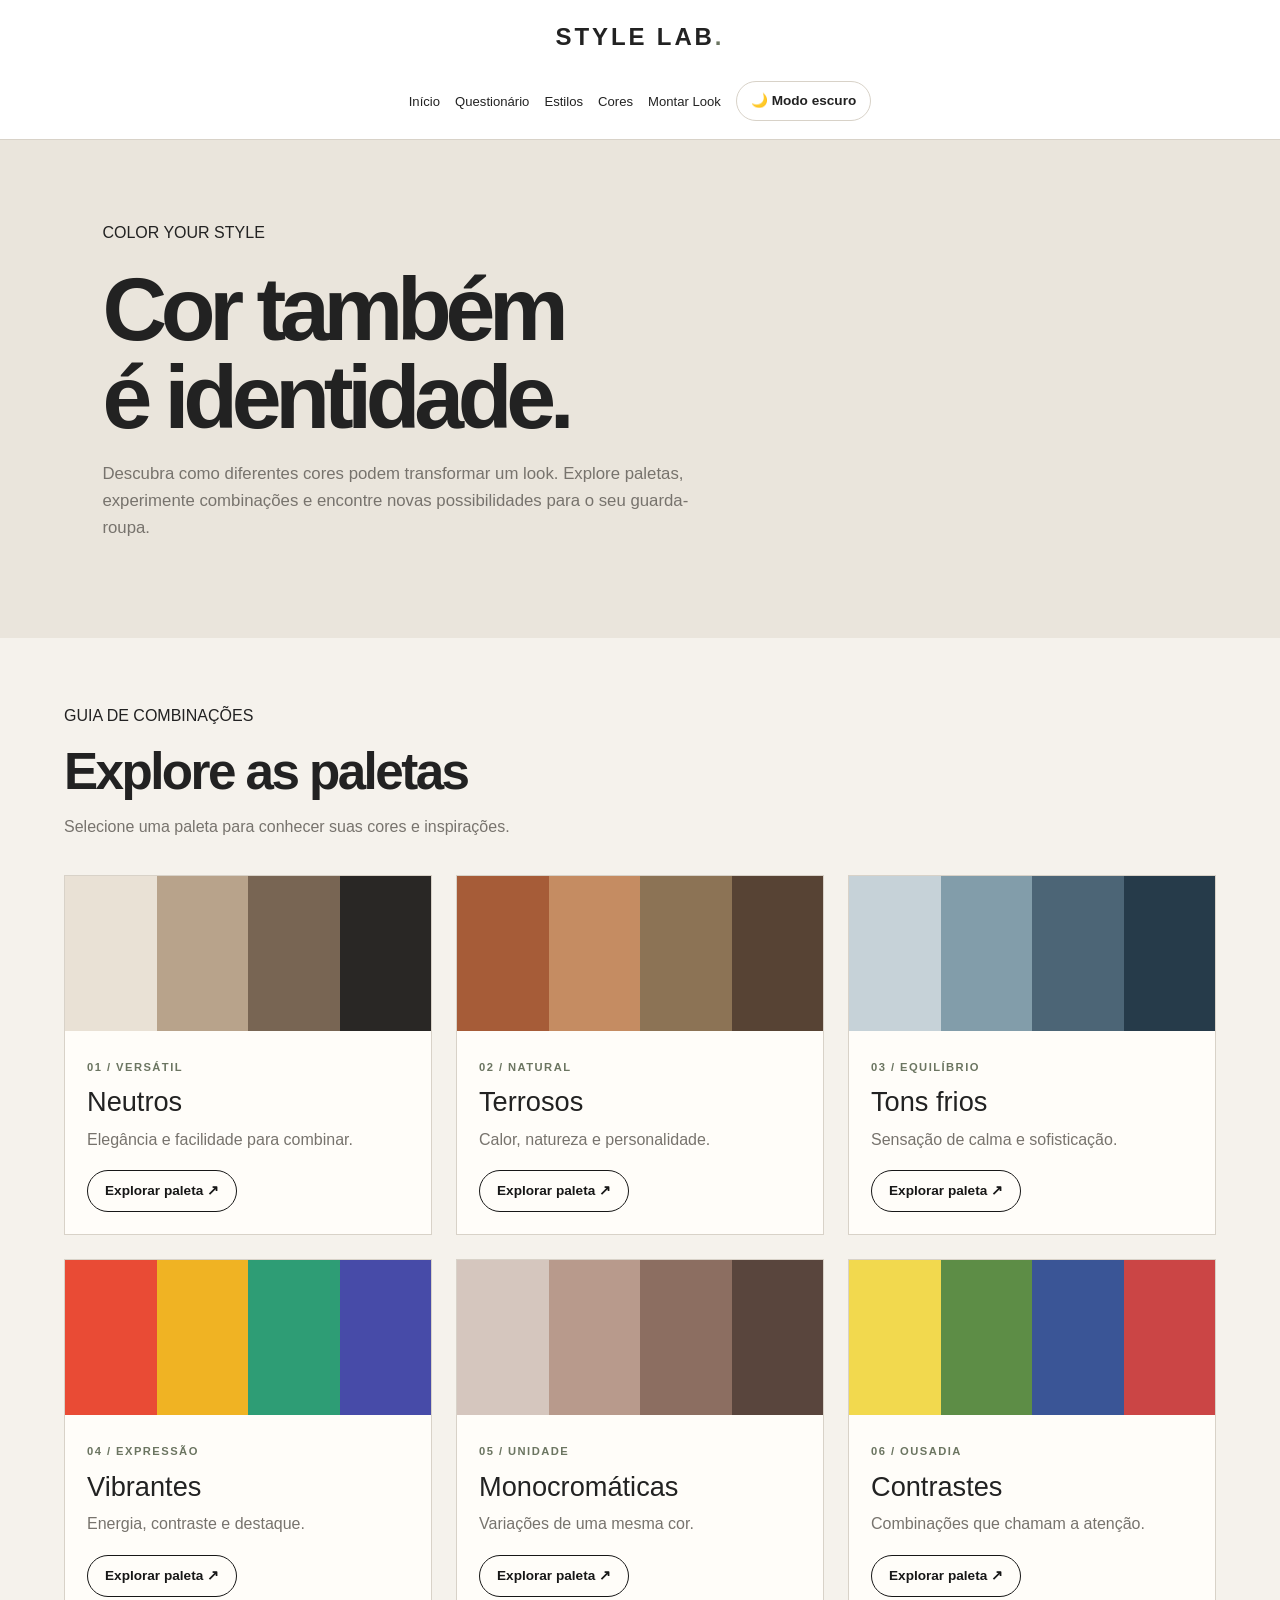
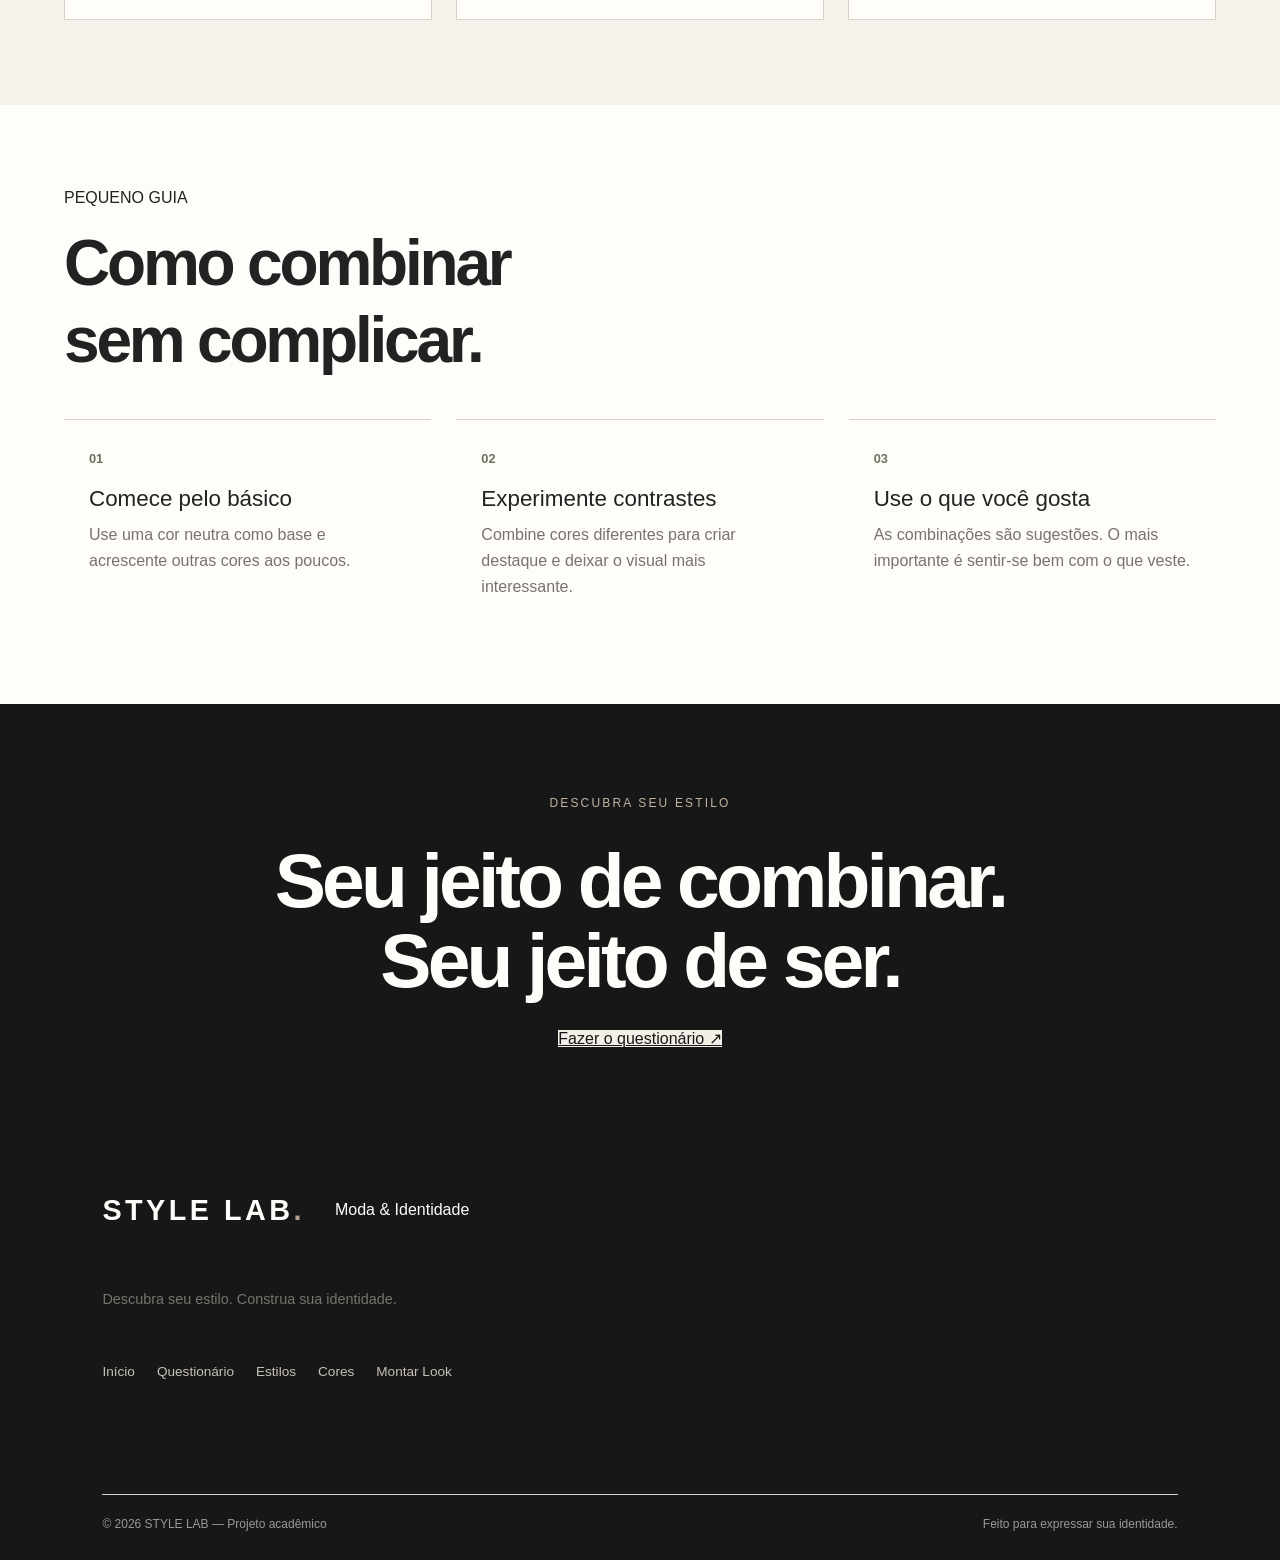
<file: paginas/cores.html>
<!DOCTYPE html>
<html lang="pt-BR">
<head>
    <meta charset="UTF-8">
    <meta name="viewport" content="width=device-width, initial-scale=1.0">
    <title>Guia de Cores | STYLE LAB</title>

    <link href="https://cdn.jsdelivr.net/npm/bootstrap@5.3.3/dist/css/bootstrap.min.css" rel="stylesheet">
    <link rel="stylesheet" href="../css/style.css">
    <link rel="stylesheet" href="../css/cores.css">
</head>
<body>

    <header class="site-header">
        <a href="../index.html" class="logo">STYLE LAB<span>.</span></a>

        <nav class="menu-principal">
            <a href="../index.html">Início</a>
            <a href="questionario.html">Questionário</a>
            <a href="estilos.html">Estilos</a>
            <a href="cores.html">Cores</a>
            <a href="montar-look.html">Montar Look</a>
            <button id="botao-tema" class="botao-tema" type="button">
                ☀️ Modo claro
            </button>
        </nav>
    </header>

    <main class="pagina-cores">

        <section class="cores-banner">
            <span class="texto-label">COLOR YOUR STYLE</span>
            <h1>Cor também<br>é identidade.</h1>
            <p>
                Descubra como diferentes cores podem transformar um look.
                Explore paletas, experimente combinações e encontre
                novas possibilidades para o seu guarda-roupa.
            </p>
        </section>

        <section class="guia-cores container-fluid">

            <div class="guia-cores-titulo">
                <span class="texto-label">GUIA DE COMBINAÇÕES</span>
                <h2>Explore as paletas</h2>
                <p>Selecione uma paleta para conhecer suas cores e inspirações.</p>
            </div>

            <div class="grade-paletas">

                <article class="paleta-card" data-paleta="neutros">
                    <div class="paleta-amostras">
                        <span style="background:#E9E1D5"></span>
                        <span style="background:#B8A38B"></span>
                        <span style="background:#786553"></span>
                        <span style="background:#292725"></span>
                    </div>
                    <div class="paleta-info">
                        <span>01 / VERSÁTIL</span>
                        <h3>Neutros</h3>
                        <p>Elegância e facilidade para combinar.</p>
                        <button class="botao-paleta" data-paleta="neutros">Explorar paleta ↗</button>
                    </div>
                </article>

                <article class="paleta-card" data-paleta="terrosos">
                    <div class="paleta-amostras">
                        <span style="background:#A65C38"></span>
                        <span style="background:#C58C62"></span>
                        <span style="background:#8C7355"></span>
                        <span style="background:#574334"></span>
                    </div>
                    <div class="paleta-info">
                        <span>02 / NATURAL</span>
                        <h3>Terrosos</h3>
                        <p>Calor, natureza e personalidade.</p>
                        <button class="botao-paleta" data-paleta="terrosos">Explorar paleta ↗</button>
                    </div>
                </article>

                <article class="paleta-card" data-paleta="frias">
                    <div class="paleta-amostras">
                        <span style="background:#C6D2D8"></span>
                        <span style="background:#829DAA"></span>
                        <span style="background:#4C6576"></span>
                        <span style="background:#263B4A"></span>
                    </div>
                    <div class="paleta-info">
                        <span>03 / EQUILÍBRIO</span>
                        <h3>Tons frios</h3>
                        <p>Sensação de calma e sofisticação.</p>
                        <button class="botao-paleta" data-paleta="frias">Explorar paleta ↗</button>
                    </div>
                </article>

                <article class="paleta-card" data-paleta="vibrantes">
                    <div class="paleta-amostras">
                        <span style="background:#E94B35"></span>
                        <span style="background:#F0B323"></span>
                        <span style="background:#2E9D75"></span>
                        <span style="background:#474BA8"></span>
                    </div>
                    <div class="paleta-info">
                        <span>04 / EXPRESSÃO</span>
                        <h3>Vibrantes</h3>
                        <p>Energia, contraste e destaque.</p>
                        <button class="botao-paleta" data-paleta="vibrantes">Explorar paleta ↗</button>
                    </div>
                </article>

                <article class="paleta-card" data-paleta="monocromaticas">
                    <div class="paleta-amostras">
                        <span style="background:#D5C6BE"></span>
                        <span style="background:#B89A8C"></span>
                        <span style="background:#8C6E61"></span>
                        <span style="background:#59453D"></span>
                    </div>
                    <div class="paleta-info">
                <span>05 / UNIDADE</span>
                        <h3>Monocromáticas</h3>
                        <p>Variações de uma mesma cor.</p>
                        <button class="botao-paleta" data-paleta="monocromaticas">Explorar paleta ↗</button>
                    </div>
                </article>

                <article class="paleta-card" data-paleta="contraste">
                    <div class="paleta-amostras">
                        <span style="background:#F2D94E"></span>
                        <span style="background:#5D8D46"></span>
                        <span style="background:#3A5596"></span>
                        <span style="background:#CB4545"></span>
                    </div>
                    <div class="paleta-info">
                    <span>06 / OUSADIA</span>
                        <h3>Contrastes</h3>
                        <p>Combinações que chamam a atenção.</p>
                        <button class="botao-paleta" data-paleta="contraste">Explorar paleta ↗</button>
                    </div>
                </article>

            </div>

            <section class="detalhe-paleta" id="detalhePaleta" hidden>
                <div class="detalhe-paleta-cabecalho">
                    <div>
                        <span class="texto-label">PALETA SELECIONADA</span>
                        <h2 id="nomePaleta">Nome da paleta</h2>
                        <p id="descricaoPaleta"></p>
                    </div>
                    <button id="fecharPaleta" class="botao-fechar" aria-label="Fechar paleta">✕</button>
                </div>

                <div id="coresDetalhe" class="cores-detalhe"></div>

                <div class="combinacao-sugestao">
                    <h3>Como combinar</h3>
                    <p id="sugestaoPaleta"></p>
                </div>
            </section>

        </section>

        <section class="dicas-cores">
            <div class="dicas-cores-cabecalho">
                <span class="texto-label">PEQUENO GUIA</span>
                <h2>Como combinar<br>sem complicar.</h2>
            </div>

            <div class="grade-dicas">
                <article class="dica-cor">
                    <span>01</span>
                    <h3>Comece pelo básico</h3>
                    <p>Use uma cor neutra como base e acrescente outras cores aos poucos.</p>
                </article>

                <article class="dica-cor">
                    <span>02</span>
                    <h3>Experimente contrastes</h3>
                    <p>Combine cores diferentes para criar destaque e deixar o visual mais interessante.</p>
                </article>

                <article class="dica-cor">
                    <span>03</span>
                    <h3>Use o que você gosta</h3>
                    <p>As combinações são sugestões. O mais importante é sentir-se bem com o que veste.</p>
                </article>
            </div>
        </section>

        <section class="cores-cta">
            <span>DESCUBRA SEU ESTILO</span>
            <h2>Seu jeito de combinar.<br>Seu jeito de ser.</h2>
            <a href="questionario.html" class="botao-hero">Fazer o questionário ↗</a>
        </section>

    </main>

    
    <footer class="site-footer">

        <div class="footer-topo">
            <a href="../index.html" class="logo">
                STYLE LAB<span>.</span>
            </a>

            <span>Moda &amp; Identidade</span>
        </div>

        <p class="footer-descricao">
            Descubra seu estilo. Construa sua identidade.
        </p>

        <nav class="footer-navegacao">
            <a href="../index.html">Início</a>
            <a href="questionario.html">Questionário</a>
            <a href="estilos.html">Estilos</a>
            <a href="cores.html">Cores</a>
            <a href="montar-look.html">Montar Look</a>
        </nav>

        <hr class="footer-linha">

        <div class="footer-direitos">
            <span>© 2026 STYLE LAB — Projeto acadêmico</span>
            <span>Feito para expressar sua identidade.</span>
        </div>

    </footer>


    <script src="../js/cores.js"></script>
    <script src="https://cdn.jsdelivr.net/npm/bootstrap@5.3.3/dist/js/bootstrap.bundle.min.js"></script>
    <script src="../js/tema.js"></script>
</body>
</html>
</file>
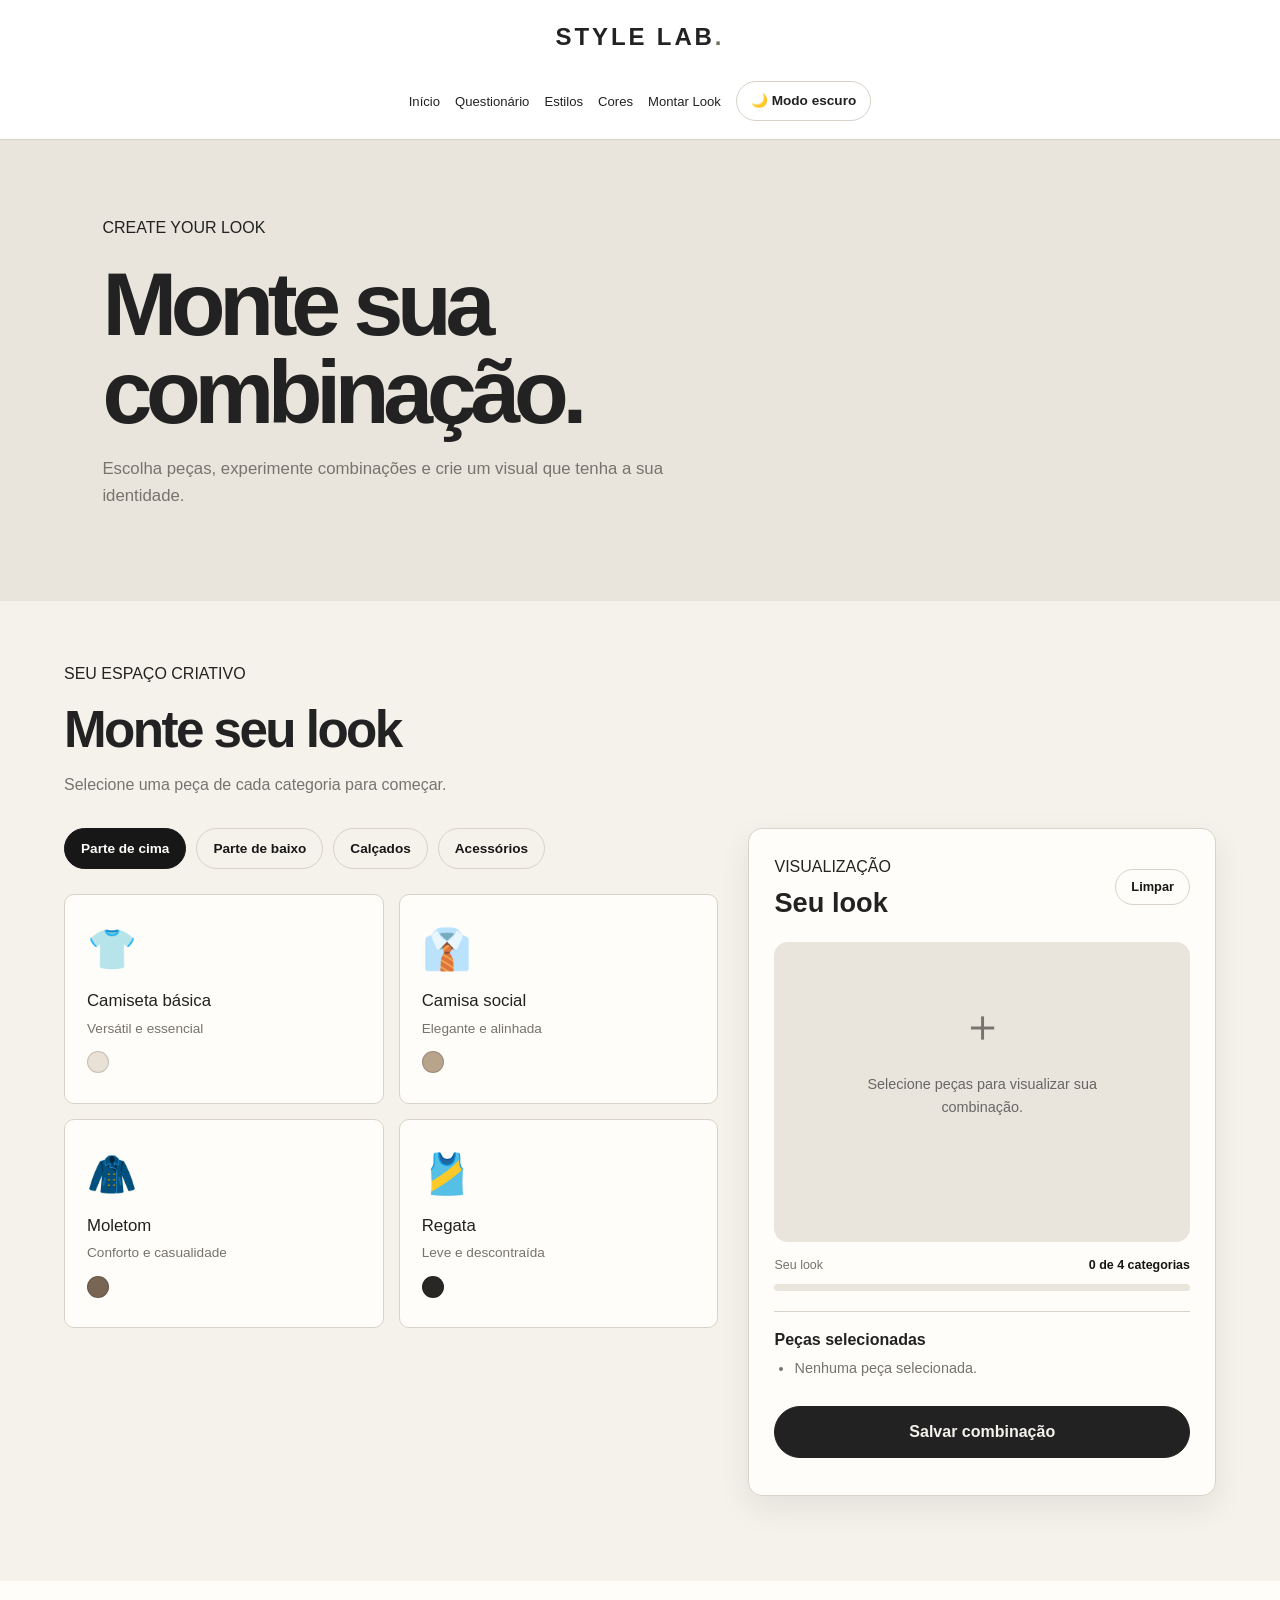
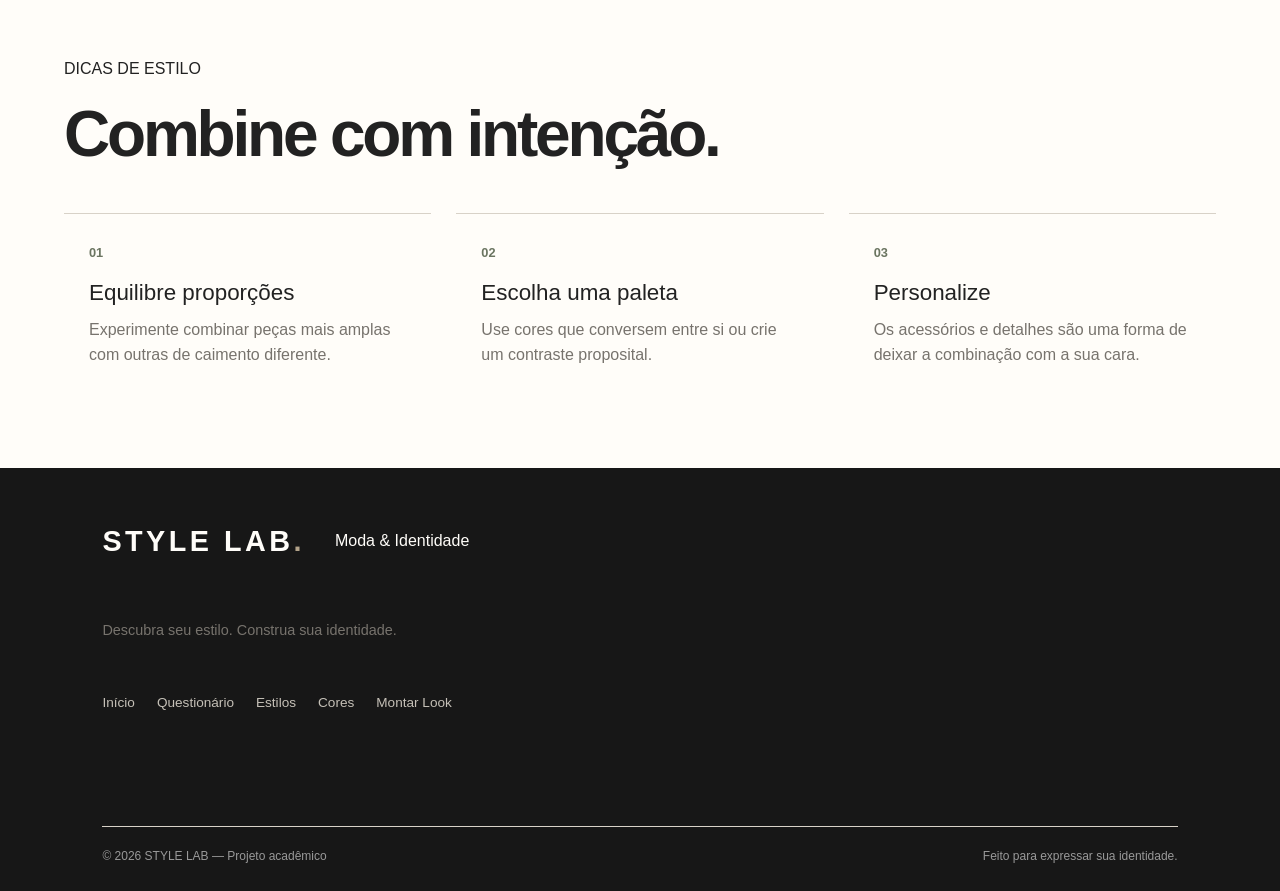
<file: paginas/montar-look.html>
<!DOCTYPE html>
<html lang="pt-BR">
<head>
    <meta charset="UTF-8">
    <meta name="viewport" content="width=device-width, initial-scale=1.0">
    <title>Montar Look | STYLE LAB</title>

    <link href="https://cdn.jsdelivr.net/npm/bootstrap@5.3.3/dist/css/bootstrap.min.css" rel="stylesheet">
    <link rel="stylesheet" href="../css/style.css">
    <link rel="stylesheet" href="../css/montar-look.css">
</head>
<body>

    <header class="site-header">
        <a href="../index.html" class="logo">STYLE LAB<span>.</span></a>

        <nav class="menu-principal">
            <a href="../index.html">Início</a>
            <a href="questionario.html">Questionário</a>
            <a href="estilos.html">Estilos</a>
            <a href="cores.html">Cores</a>
            <a href="montar-look.html" class="ativo">Montar Look</a>
            <button id="botao-tema" class="botao-tema" type="button">
                ☀️ Modo claro
            </button>
        </nav>
    </header>

    <main class="pagina-montar-look">

        <section class="montar-look-banner">
            <span class="texto-label">CREATE YOUR LOOK</span>
            <h1>Monte sua<br>combinação.</h1>
            <p>Escolha peças, experimente combinações e crie um visual que tenha a sua identidade.</p>
        </section>

        <section class="montador container-fluid">

            <div class="montador-titulo">
                <span class="texto-label">SEU ESPAÇO CRIATIVO</span>
                <h2>Monte seu look</h2>
                <p>Selecione uma peça de cada categoria para começar.</p>
            </div>

            <div class="montador-layout">

                <section class="selecao-roupas">
                    <div class="categorias-roupas" role="group" aria-label="Categorias de roupa">
                        <button class="categoria-roupa ativo" data-categoria="camisas">Parte de cima</button>
                        <button class="categoria-roupa" data-categoria="calcas">Parte de baixo</button>
                        <button class="categoria-roupa" data-categoria="calcados">Calçados</button>
                        <button class="categoria-roupa" data-categoria="acessorios">Acessórios</button>
                    </div>

                    <div id="pecasDisponiveis" class="pecas-disponiveis"></div>
                </section>

                <aside class="preview-look">
                    <div class="preview-cabecalho">
                        <div>
                            <span class="texto-label">VISUALIZAÇÃO</span>
                            <h3>Seu look</h3>
                        </div>
                        <button id="limparLook" class="botao-limpar">Limpar</button>
                    </div>

                    <div class="preview-conteudo" id="previewConteudo">
                        <div class="preview-vazio">
                            <span>＋</span>
                            <p>Selecione peças para visualizar sua combinação.</p>
                        </div>
                    </div>

                    <div class="preview-resumo">
                        <h4>Peças selecionadas</h4>
                        <ul id="listaSelecionadas">
                            <li>Nenhuma peça selecionada.</li>
                        </ul>
                    </div>

                    <button id="salvarLook" class="botao-salvar-look">Salvar combinação</button>
                    <p id="mensagemLook" class="mensagem-look" aria-live="polite"></p>
                </aside>

            </div>
        </section>

        <section class="montar-look-dicas">
            <span class="texto-label">DICAS DE ESTILO</span>
            <h2>Combine com intenção.</h2>

            <div class="dicas-look-grid">
                <article>
                    <span>01</span>
                    <h3>Equilibre proporções</h3>
                    <p>Experimente combinar peças mais amplas com outras de caimento diferente.</p>
                </article>

                <article>
                    <span>02</span>
                    <h3>Escolha uma paleta</h3>
                    <p>Use cores que conversem entre si ou crie um contraste proposital.</p>
                </article>

                <article>
                    <span>03</span>
                    <h3>Personalize</h3>
                    <p>Os acessórios e detalhes são uma forma de deixar a combinação com a sua cara.</p>
                </article>
            </div>
        </section>

    </main>

    
    <footer class="site-footer">

        <div class="footer-topo">
            <a href="../index.html" class="logo">
                STYLE LAB<span>.</span>
            </a>

            <span>Moda &amp; Identidade</span>
        </div>

        <p class="footer-descricao">
            Descubra seu estilo. Construa sua identidade.
        </p>

        <nav class="footer-navegacao">
            <a href="../index.html">Início</a>
            <a href="questionario.html">Questionário</a>
            <a href="estilos.html">Estilos</a>
            <a href="cores.html">Cores</a>
            <a href="montar-look.html">Montar Look</a>
        </nav>

        <hr class="footer-linha">

        <div class="footer-direitos">
            <span>© 2026 STYLE LAB — Projeto acadêmico</span>
            <span>Feito para expressar sua identidade.</span>
        </div>

    </footer>


    <script src="../js/montar-look.js"></script>
    <script src="https://cdn.jsdelivr.net/npm/bootstrap@5.3.3/dist/js/bootstrap.bundle.min.js"></script>
    <script src="../js/tema.js"></script>
</body>
</html>
</file>
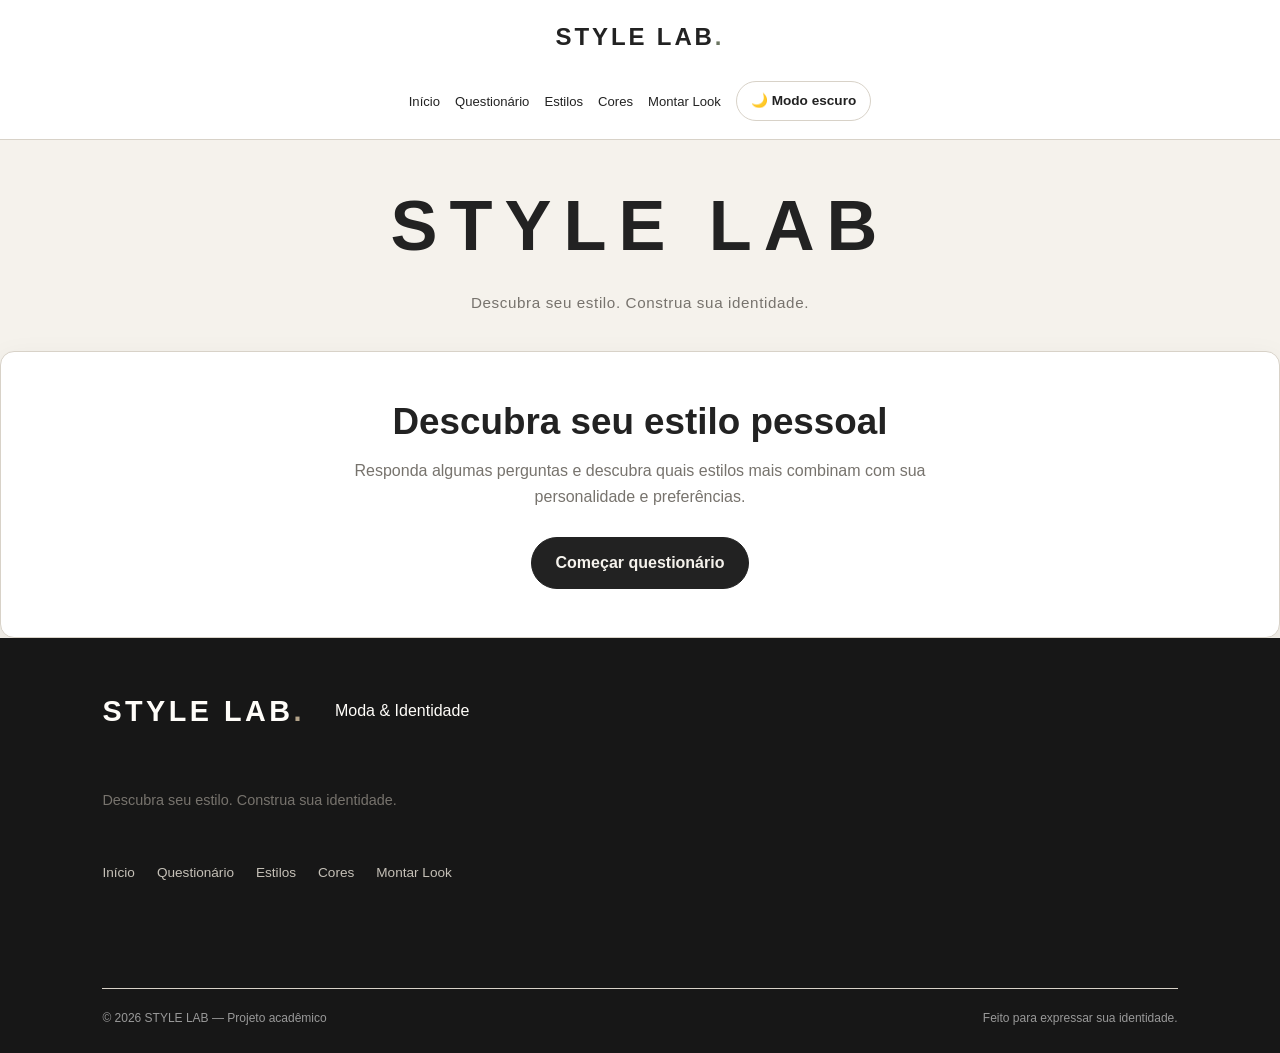
<file: paginas/questionario.html>
<!DOCTYPE html>
<html lang="pt-BR">
<head>
    <meta charset="UTF-8">
    <meta name="viewport" content="width=device-width, initial-scale=1.0">
    <title>Descubra seu estilo | STYLE LAB</title>

    <link rel="stylesheet" href="../css/style.css">
    <link rel="stylesheet" href="../css/questionario.css">
</head>
<body>

    <header class="site-header">
        <a href="../index.html" class="logo">STYLE LAB<span>.</span></a>

        <nav class="menu-principal">
            <a href="../index.html">Início</a>
            <a href="questionario.html" class="ativo">Questionário</a>
            <a href="estilos.html">Estilos</a>
            <a href="cores.html">Cores</a>
            <a href="montar-look.html">Montar Look</a>
            <button id="botao-tema" class="botao-tema" type="button">
                ☀️ Modo claro
            </button>
        </nav>
    </header>

    <main class="questionario">

        <header class="cabecalho">
            <h1>STYLE LAB</h1>
            <p>Descubra seu estilo. Construa sua identidade.</p>
        </header>

        <section class="introducao" id="introducao">
            <h2>Descubra seu estilo pessoal</h2>
            <p>Responda algumas perguntas e descubra quais estilos mais combinam com sua personalidade e preferências.</p>
            <button id="iniciarQuestionario">Começar questionário</button>
        </section>

        <section class="area-perguntas" id="areaPerguntas" hidden>
            <div class="progresso">
                <span id="etapaAtual">Etapa 1 de 7</span>
                <progress id="barraProgresso" value="1" max="7"></progress>
            </div>

            <div id="conteudoPergunta"></div>

            <div class="botoes-navegacao">
                <button id="voltarPergunta" disabled>Voltar</button>
                <button id="proximaPergunta">Próxima</button>
            </div>
        </section>

    </main>


    <footer class="site-footer">

        <div class="footer-topo">
            <a href="../index.html" class="logo">
                STYLE LAB<span>.</span>
            </a>

            <span>Moda &amp; Identidade</span>
        </div>

        <p class="footer-descricao">
            Descubra seu estilo. Construa sua identidade.
        </p>

        <nav class="footer-navegacao">
            <a href="../index.html">Início</a>
            <a href="questionario.html">Questionário</a>
            <a href="estilos.html">Estilos</a>
            <a href="cores.html">Cores</a>
            <a href="montar-look.html">Montar Look</a>
        </nav>

        <hr class="footer-linha">

        <div class="footer-direitos">
            <span>© 2026 STYLE LAB — Projeto acadêmico</span>
            <span>Feito para expressar sua identidade.</span>
        </div>

    </footer>


    <script src="../js/script.js"></script>
    <script src="../js/tema.js"></script>
</body>
</html>
</file>
<file: css/style.css>
/* CSS pricnipal m*/

   :root {
    --preto: #171717;
    --off-white: #f3efe7;
    --branco: #fffdf9;
    --taupe: #9a8066;
    --oliva: #6b7561;
    --cinza: #77736d;
    --borda: #d8d0c5;
    --sombra: 0 12px 32px rgba(23, 23, 23, 0.08);
    --raio: 14px;
}

* {
    box-sizing: border-box;
}

html {
    scroll-behavior: smooth;
}




body {
    margin: 0;
    min-height: 100vh;
    background: var(--fundo);
    color: var(--texto);
    font-family: Arial, Helvetica, sans-serif;
    line-height: 1.6;
    transition: background-color 0.3s, color 0.3s;
}

img {
    display: block;
    max-width: 100%;
}

a {
    color: inherit;
}

button,
input {
    font: inherit;
}

[hidden] {
    display: none !important;
}

.card-estilo,
.card,
.card-explicativo {
    background-color: var(--fundo-card);
    color: var(--texto);
}

p {
    color: var(--texto-secundario);
}

/* Menu */

.site-header {
    width: 100%;
    padding: 22px 5%;
    display: flex;
    justify-content: space-between;
    align-items: center;
    gap: 25px;
    border-bottom: 1px solid var(--borda);
    background: var(--fundo-card);
    transition: background-color 0.3s, color 0.3s;
}

.logo {
    color: var(--texto);
    font-size: 1.5rem;
    font-weight: 900;
    letter-spacing: .12em;
    text-decoration: none;
    white-space: nowrap;
}

.logo span {
    color: var(--oliva);
}

.menu-principal {
    display: flex;
    align-items: center;
    gap: 28px;
}

.menu-principal a {
    text-decoration: none;
    color: var(--texto);
    font-size: .9rem;
    transition: color .2s;
}

.menu-principal a:hover {
    color: var(--oliva);
}

.menu-principal .menu-destaque {
    border: 1px solid var(--texto);
    padding: 9px 18px;
    border-radius: 30px;
}


/* Chamda final */

.chamada-final {
    text-align: center;
    padding: 85px 20px;
    background: var(--preto);
    color: var(--branco);
}

.chamada-final > span {
    font-size: .75rem;
    letter-spacing: .18em;
    color: #c1b39f;
}

.chamada-final h2 {
    font-size: clamp(2.5rem, 6vw, 5.5rem);
    line-height: 1.05;
    letter-spacing: -.05em;
    margin: 25px 0;
}

.chamada-final .botao-hero {
    background: var(--off-white);
    color: var(--preto);
}

.chamada-final .botao-hero:hover {
    background: var(--oliva);
    color: white;
}

.site-footer {
    padding: 35px 5%;
    display: flex;
    justify-content: space-between;
    align-items: center;
    flex-wrap: wrap;
    gap: 20px;
}

.site-footer p {
    color: var(--cinza);
    font-size: .9rem;
}

.footer-direitos {
    width: 100%;
    padding-top: 20px;
    border-top: 1px solid var(--borda);
    color: var(--cinza);
    font-size: .8rem;
}


button {
    cursor: pointer;
    border: 1px solid var(--texto);
    background: var(--texto);
    color: var(--fundo);
    border-radius: 999px;
    padding: 12px 24px;
    font-weight: 700;
    transition: background-color .2s ease, color .2s ease, transform .2s ease;
}

button:hover:not(:disabled) {
    background: var(--oliva);
    border-color: var(--oliva);
    transform: translateY(-1px);
}

button:focus-visible,
input:focus-visible {
    outline: 3px solid var(--taupe);
    outline-offset: 3px;
}

button:disabled {
    opacity: .42;
    cursor: not-allowed;
    transform: none;
}


/* Responsividade */

@media (max-width: 900px) {
    .hero {
        gap: 30px;
    }

    .hero-imagem {
        height: 440px;
    }

    .card-estilo img {
        height: 300px;
    }

    .sobre-section {
        gap: 35px;
    }

    .sobre-imagem {
        height: 400px;
    }
}

.site-header {
    flex-direction: column;
    padding: 18px 4%;
}

.menu-principal {
    flex-wrap: wrap;
    justify-content: center;
    gap: 15px;
}

.menu-principal a {
    font-size: .82rem;
}

.site-footer {
    flex-direction: column;
    align-items: flex-start;
}

/* modo escuro/claro */

:root {
    color-scheme: light;

    --fundo: #f5f2ec;
    --fundo-card: #ffffff;
    --texto: #222222;
    --texto-secundario: #666666;
    --borda: #d8d2c8;
}

/* t escuro */
[data-tema="escuro"] {
    color-scheme: dark;

    --fundo: #181818;
    --fundo-card: #242424;
    --texto: #f1f1f1;
    --texto-secundario: #bdbdbd;
    --borda: #3d3d3d;
}

/* personalização botão modo escuro/claro */

.botao-tema {
    padding: 8px 14px;
    border: 1px solid var(--borda);
    border-radius: 20px;
    background-color: var(--fundo-card);
    color: var(--texto);
    cursor: pointer;
    font-size: 0.85rem;
    transition: 0.3s;
}

.botao-tema:hover {
    opacity: 0.8;
}



/*rodapé */

.site-footer {
    width: 100%;
    padding: 50px 8% 25px;
    background-color: var(--preto, #1d1d1d);
    color: var(--branco, #f5f2ec);
}

.footer-topo {
    display: flex;
    justify-content: space-between;
    align-items: center;
    gap: 30px;
    flex-wrap: wrap;
    margin-bottom: 20px;
}

.site-footer .logo {
    text-decoration: none;
    color: var(--branco, #f5f2ec);
    font-size: 1.8rem;
    font-weight: bold;
}

.site-footer .logo span {
    color: #b3a38a;
}

.footer-descricao {
    color: #c5c0b7;
    font-size: 0.9rem;
    margin: 15px 0 30px;
}

.footer-navegacao {
    display: flex;
    flex-wrap: wrap;
    gap: 22px;
    margin-bottom: 35px;
}

.footer-navegacao a {
    color: #c5c0b7;
    text-decoration: none;
    font-size: 0.85rem;
    transition: color 0.3s;
}

.footer-navegacao a:hover {
    color: #ffffff;
}

.footer-linha {
    border: none;
    border-top: 1px solid #444444;
    margin-bottom: 20px;
}

.footer-direitos {
    display: flex;
    justify-content: space-between;
    align-items: center;
    gap: 15px;
    flex-wrap: wrap;
}

.footer-direitos span {
    color: #999999;
    font-size: 0.75rem;
}

/* RESPONSIVIDADE DO RODAPÉ */

@media (max-width: 600px) {
    .site-footer {
        padding: 35px 6% 20px;
    }

    .footer-topo {
        flex-direction: column;
        align-items: flex-start;
        gap: 10px;
    }

    .footer-navegacao {
        gap: 15px;
    }

    .footer-direitos {
        flex-direction: column;
        align-items: flex-start;
    }
}


/* Ajustes do modo escuro - Página inicial */

[data-tema="escuro"] .secao-estilos {
    background: var(--fundo-card);
    color: var(--texto);
}

[data-tema="escuro"] .card-estilo {
    background: var(--fundo);
    color: var(--texto);
    border-color: var(--borda);
}

[data-tema="escuro"] .carrossel-seta {
    color: var(--texto);
}

[data-tema="escuro"] .indicador {
    background: #555;
}

[data-tema="escuro"] .indicador.ativo {
    background: var(--texto);
}

[data-tema="escuro"] .estilos-cta,
[data-tema="escuro"] .sobre-section {
    color: var(--texto);
}

[data-tema="escuro"] .link-sobre {
    color: var(--texto);
}

[data-tema="escuro"] .texto-label {
    color: #a8b89a;
}

[data-tema="escuro"] .estilos-cta p,
[data-tema="escuro"] .sobre-texto p {
    color: var(--texto-secundario);
}
</file>
<file: css/cores.css>
/* guia de cores */

   .cores-banner {
    padding: 80px 8%;
    background: #eae5dc;
}

.cores-banner h1 {
    font-size: clamp(3.5rem, 7vw, 6.5rem);
    font-weight: 900;
    letter-spacing: -.07em;
    line-height: .98;
    margin: 20px 0;
}

.cores-banner p {
    max-width: 620px;
    color: var(--cinza);
    font-size: 1.05rem;
}

.guia-cores {
    padding: 65px 5% 85px;
}

.guia-cores-titulo {
    margin-bottom: 35px;
}

.guia-cores-titulo h2 {
    font-size: clamp(2.2rem, 4vw, 3.5rem);
    font-weight: 800;
    margin: 12px 0;
    letter-spacing: -.05em;
}

.guia-cores-titulo p {
    color: var(--cinza);
}

.grade-paletas {
    display: grid;
    grid-template-columns: repeat(3, minmax(0, 1fr));
    gap: 24px;
}

.paleta-card {
    border: 1px solid var(--borda);
    background: var(--branco);
    transition: transform .2s, box-shadow .2s;
}

.paleta-card:hover {
    transform: translateY(-4px);
    box-shadow: var(--sombra);
}

.paleta-amostras {
    display: flex;
    height: 155px;
}

.paleta-amostras span {
    flex: 1;
    transition: flex .3s;
}

.paleta-card:hover .paleta-amostras span:hover {
    flex: 1.5;
}

.paleta-info {
    padding: 22px;
}

.paleta-info > span {
    font-size: .7rem;
    font-weight: 700;
    color: var(--oliva);
    letter-spacing: .13em;
}

.paleta-info h3 {
    font-size: 1.7rem;
    margin: 8px 0;
}

.paleta-info p {
    color: var(--cinza);
    margin-bottom: 18px;
}

.botao-paleta {
    border: 1px solid var(--preto);
    color: var(--preto);
    background: transparent;
    border-radius: 30px;
    padding: 9px 17px;
    font-size: .85rem;
}

.botao-paleta:hover {
    color: var(--branco);
}

/* detalhes da paleta */

.detalhe-paleta {
    margin-top: 50px;
    padding: 35px;
    background: #eae5dc;
    border-radius: var(--raio);
}

.detalhe-paleta-cabecalho {
    display: flex;
    justify-content: space-between;
    align-items: flex-start;
    gap: 20px;
}

.detalhe-paleta-cabecalho h2 {
    font-size: 2.5rem;
    font-weight: 800;
    margin: 12px 0;
}

.detalhe-paleta-cabecalho p {
    max-width: 650px;
    color: var(--cinza);
}

.botao-fechar {
    background: transparent;
    color: var(--preto);
    border: 1px solid var(--borda);
    width: 42px;
    height: 42px;
    padding: 0;
    border-radius: 50%;
}

.botao-fechar:hover {
    color: white;
}

.cores-detalhe {
    display: grid;
    grid-template-columns: repeat(4, minmax(0, 1fr));
    gap: 15px;
    margin-top: 25px;
}

.cor-individual {
    overflow: hidden;
    background: var(--branco);
    border-radius: 10px;
}

.cor-amostra {
    height: 160px;
}

.cor-nome {
    padding: 14px;
}

.cor-nome h4 {
    font-size: 1rem;
    margin: 0 0 5px;
}

.cor-nome p {
    margin: 0;
    color: var(--cinza);
    font-size: .8rem;
}

.combinacao-sugestao {
    margin-top: 25px;
    padding-top: 20px;
    border-top: 1px solid var(--borda);
}

.combinacao-sugestao h3 {
    font-size: 1.2rem;
}

.combinacao-sugestao p {
    margin-bottom: 0;
    color: var(--cinza);
}

/* dicas */

.dicas-cores {
    padding: 80px 5%;
    background: var(--branco);
}

.dicas-cores-cabecalho h2 {
    font-size: clamp(2.5rem, 5vw, 4.5rem);
    font-weight: 900;
    letter-spacing: -.05em;
    margin: 15px 0 40px;
}

.grade-dicas {
    display: grid;
    grid-template-columns: repeat(3, minmax(0, 1fr));
    gap: 25px;
}

.dica-cor {
    padding: 25px;
    border-top: 1px solid var(--borda);
}

.dica-cor > span {
    color: var(--oliva);
    font-size: .8rem;
    font-weight: 700;
}

.dica-cor h3 {
    margin: 15px 0 10px;
    font-size: 1.4rem;
}

.dica-cor p {
    color: var(--cinza);
    margin: 0;
}

.cores-cta {
    text-align: center;
    padding: 85px 20px;
    background: var(--preto);
    color: var(--branco);
}

.cores-cta > span {
    font-size: .75rem;
    letter-spacing: .18em;
    color: #c1b39f;
}

.cores-cta h2 {
    font-size: clamp(2.5rem, 6vw, 5rem);
    font-weight: 900;
    line-height: 1.05;
    letter-spacing: -.05em;
    margin: 25px 0;
}

.cores-cta .botao-hero {
    background: var(--off-white);
    color: var(--preto);
}

.cores-cta .botao-hero:hover {
    background: var(--oliva);
    color: white;
}

/* Responsividade */

@media (max-width: 900px) {
    .grade-paletas {
        grid-template-columns: repeat(2, minmax(0, 1fr));
    }

    .cores-detalhe {
        grid-template-columns: repeat(2, minmax(0, 1fr));
    }

    .grade-dicas {
        grid-template-columns: 1fr;
        gap: 12px;
    }
}

@media (max-width: 600px) {
    .cores-banner {
        padding: 55px 6%;
    }

    .guia-cores {
        padding: 45px 4% 60px;
    }

    .grade-paletas {
        grid-template-columns: 1fr;
    }

    .paleta-amostras {
        height: 125px;
    }

    .detalhe-paleta {
        padding: 20px;
    }

    .detalhe-paleta-cabecalho h2 {
        font-size: 2rem;
    }

    .cores-detalhe {
        grid-template-columns: 1fr 1fr;
        gap: 10px;
    }

    .cor-amostra {
        height: 120px;
    }

    .dicas-cores {
        padding: 55px 5%;
    }
}


/* Ajustes do modo escuro - Cores */

[data-tema="escuro"] .cores-banner,
[data-tema="escuro"] .detalhe-paleta {
    background: var(--fundo-card);
}

[data-tema="escuro"] .cores-banner p,
[data-tema="escuro"] .paleta-info p,
[data-tema="escuro"] .detalhe-paleta-cabecalho p,
[data-tema="escuro"] .cor-nome p,
[data-tema="escuro"] .combinacao-sugestao p,
[data-tema="escuro"] .dica-cor p {
    color: var(--texto-secundario);
}

[data-tema="escuro"] .paleta-card,
[data-tema="escuro"] .cor-individual,
[data-tema="escuro"] .dicas-cores {
    background: var(--fundo-card);
    color: var(--texto);
}

[data-tema="escuro"] .botao-paleta,
[data-tema="escuro"] .botao-fechar {
    color: var(--texto);
    border-color: var(--borda);
}

[data-tema="escuro"] .botao-paleta:hover,
[data-tema="escuro"] .botao-fechar:hover {
    background: var(--texto);
    color: var(--fundo);
}

[data-tema="escuro"] .cores-cta .botao-hero {
    background: var(--fundo-card);
    color: var(--texto);
}

[data-tema="escuro"] .cores-cta .botao-hero:hover {
    background: var(--oliva);
    color: white;
}
</file>
<file: css/montar-look.css>
/* Montar looks */

   .montar-look-banner {
    padding: 75px 8%;
    background: #eae5dc;
}

.montar-look-banner h1 {
    font-size: clamp(3.5rem, 7vw, 6.5rem);
    font-weight: 900;
    letter-spacing: -.07em;
    line-height: .98;
    margin: 20px 0;
}

.montar-look-banner p {
    max-width: 600px;
    color: var(--cinza);
    font-size: 1.05rem;
}

.montador {
    padding: 60px 5% 85px;
}

.montador-titulo {
    margin-bottom: 30px;
}

.montador-titulo h2 {
    font-size: clamp(2.2rem, 4vw, 3.5rem);
    font-weight: 800;
    letter-spacing: -.05em;
    margin: 12px 0;
}

.montador-titulo p {
    color: var(--cinza);
}

.montador-layout {
    display: grid;
    grid-template-columns: 1.4fr 1fr;
    align-items: start;
    gap: 30px;
}

.categorias-roupas {
    display: flex;
    flex-wrap: wrap;
    gap: 10px;
    margin-bottom: 25px;
}

.categoria-roupa {
    background: transparent;
    color: var(--preto);
    border: 1px solid var(--borda);
    padding: 9px 16px;
    font-size: .85rem;
}

.categoria-roupa.ativo,
.categoria-roupa:hover {
    background: var(--preto);
    color: var(--branco);
    border-color: var(--preto);
}

.pecas-disponiveis {
    display: grid;
    grid-template-columns: repeat(2, minmax(0, 1fr));
    gap: 15px;
}

.peca-look {
    border: 1px solid var(--borda);
    background: var(--branco);
    padding: 22px;
    cursor: pointer;
    transition: .2s;
    border-radius: 10px;
}

.peca-look:hover {
    transform: translateY(-3px);
    box-shadow: var(--sombra);
}

.peca-look.selecionada {
    border: 2px solid var(--oliva);
    background: #edf0e9;
}

.peca-look .peca-icone {
    font-size: 2.5rem;
    margin-bottom: 10px;
}

.peca-look h3 {
    font-size: 1.05rem;
    margin: 0 0 6px;
}

.peca-look p {
    color: var(--cinza);
    margin: 0;
    font-size: .85rem;
}

.peca-look .peca-cor {
    display: inline-block;
    width: 22px;
    height: 22px;
    border-radius: 50%;
    border: 1px solid rgba(0,0,0,.15);
    margin-top: 12px;
}

.preview-look {
    position: sticky;
    top: 20px;
    padding: 25px;
    border: 1px solid var(--borda);
    border-radius: var(--raio);
    background: var(--branco);
    box-shadow: var(--sombra);
}

.preview-cabecalho {
    display: flex;
    justify-content: space-between;
    align-items: center;
    gap: 12px;
}

.preview-cabecalho h3 {
    font-size: 1.7rem;
    font-weight: 800;
    margin: 8px 0 0;
}

.botao-limpar {
    background: transparent;
    color: var(--preto);
    border: 1px solid var(--borda);
    padding: 7px 15px;
    font-size: .8rem;
}

.botao-limpar:hover {
    color: white;
}

 .preview-conteudo {
    margin: 22px 0 14px;
    min-height: 300px;
    padding: 20px;
    border-radius: 14px;
    background: #eae5dc;
    display: grid;
    grid-template-columns: repeat(2, minmax(0, 1fr));
    align-content: start;
    gap: 12px;
}

.preview-vazio {
    grid-column: 1 / -1;
    text-align: center;
    color: var(--cinza);
    align-self: center;
    padding: 28px 12px;
}


.preview-vazio span {
    font-size: 2.8rem;
    display: inline-block;
    margin-bottom: 6px;
}


.preview-vazio p {
    max-width: 230px;
    margin: 5px auto;
    font-size: .9rem;
}


.preview-item {
    display: flex;
    flex-direction: column;
    align-items: center;
    width: 100%;
    min-height: 145px;
    padding: 12px 10px;
    border-radius: 12px;
    background: var(--branco);
    text-align: center;
    border: 1px solid rgba(0,0,0,.04);
    animation: entradaPreview .25s ease both;
}


.preview-categoria {
    align-self: flex-start;
    font-size: .65rem;
    text-transform: uppercase;
    letter-spacing: .08em;
    color: var(--cinza);
    font-weight: 700;
}


.preview-visual {
    display: grid;
    place-items: center;
    width: 100%;
    min-height: 72px;
    margin: 8px 0;
    border-radius: 9px;
    background: color-mix(in srgb, var(--cor-peca) 25%, white);
}


.preview-item .peca-icone {
    font-size: 2.8rem;
    line-height: 1;
}


.preview-item p {
    margin: 4px 0 0;
    font-size: .82rem;
    font-weight: 700;
}


.preview-cor {
    width: 15px;
    height: 15px;
    border-radius: 50%;
    border: 1px solid rgba(0,0,0,.12);
    margin-top: 7px;
}


.preview-status {
    display: grid;
    gap: 16px;
    margin: 0 0 20px;
}


.preview-progresso {
    display: grid;
    gap: 8px;
}


.progresso-texto {
    display: flex;
    justify-content: space-between;
    gap: 10px;
    font-size: .78rem;
    color: var(--cinza);
}


.progresso-texto strong {
    color: var(--preto);
}


.progresso-trilho {
    height: 7px;
    background: #eae5dc;
    border-radius: 20px;
    overflow: hidden;
}


.progresso-trilho span {
    display: block;
    height: 100%;
    background: var(--oliva);
    border-radius: inherit;
    transition: width .25s ease;
}


.preview-paleta {
    display: flex;
    align-items: center;
    justify-content: space-between;
    gap: 12px;
    font-size: .78rem;
    color: var(--cinza);
}


.paleta-cores {
    display: flex;
    gap: 6px;
}


.paleta-cores span {
    width: 20px;
    height: 20px;
    border-radius: 50%;
    border: 1px solid rgba(0,0,0,.12);
}


@keyframes entradaPreview {
    from { opacity: 0; transform: translateY(5px); }
    to { opacity: 1; transform: translateY(0); }
}

.preview-resumo {
    border-top: 1px solid var(--borda);
    padding-top: 18px;
}

.preview-resumo h4 {
    font-size: 1rem;
    font-weight: 700;
}

.preview-resumo ul {
    padding-left: 20px;
    color: var(--cinza);
    font-size: .9rem;
}

.botao-salvar-look {
    width: 100%;
    margin-top: 10px;
}

.mensagem-look {
    text-align: center;
    color: var(--oliva);
    font-size: .85rem;
    margin: 12px 0 0;
}

.montar-look-dicas {
    padding: 75px 5%;
    background: var(--branco);
}

.montar-look-dicas > h2 {
    font-size: clamp(2.5rem, 5vw, 4.5rem);
    font-weight: 900;
    letter-spacing: -.05em;
    margin: 15px 0 40px;
}

.dicas-look-grid {
    display: grid;
    grid-template-columns: repeat(3, minmax(0, 1fr));
    gap: 25px;
}

.dicas-look-grid article {
    padding: 25px;
    border-top: 1px solid var(--borda);
}

.dicas-look-grid article > span {
    color: var(--oliva);
    font-weight: 700;
    font-size: .8rem;
}

.dicas-look-grid h3 {
    margin: 15px 0 10px;
    font-size: 1.4rem;
}

.dicas-look-grid p {
    color: var(--cinza);
    margin: 0;
}

@media (max-width: 900px) {
    .montador-layout {
        grid-template-columns: 1fr;
    }

    .preview-look {
        position: static;
    }
}

@media (max-width: 600px) {
    .montar-look-banner {
        padding: 55px 6%;
    }

    .montador {
        padding: 45px 4% 60px;
    }

    .pecas-disponiveis {
        grid-template-columns: 1fr;
    }

    .preview-conteudo {
        padding: 12px;
        gap: 9px;
    }

    .preview-item {
        min-height: 130px;
    }

    .dicas-look-grid {
        grid-template-columns: 1fr;
    }

    .montar-look-dicas {
        padding: 55px 5%;
    }
}


/* Ajustes do modo escuro - Montar Look */

[data-tema="escuro"] .montar-look-banner,
[data-tema="escuro"] .preview-conteudo,
[data-tema="escuro"] .progresso-trilho {
    background: var(--fundo-card);
}

[data-tema="escuro"] .peca-look,
[data-tema="escuro"] .preview-look,
[data-tema="escuro"] .preview-item,
[data-tema="escuro"] .montar-look-dicas {
    background: var(--fundo-card);
    color: var(--texto);
}

[data-tema="escuro"] .peca-look p,
[data-tema="escuro"] .montar-look-banner p,
[data-tema="escuro"] .montador-titulo p,
[data-tema="escuro"] .dicas-look-grid p,
[data-tema="escuro"] .preview-resumo ul {
    color: var(--texto-secundario);
}

[data-tema="escuro"] .categoria-roupa {
    color: var(--texto);
    border-color: var(--borda);
}

[data-tema="escuro"] .categoria-roupa.ativo,
[data-tema="escuro"] .categoria-roupa:hover {
    background: var(--texto);
    color: var(--fundo);
    border-color: var(--texto);
}

[data-tema="escuro"] .peca-look.selecionada {
    background: #30372e;
}

[data-tema="escuro"] .botao-limpar {
    color: var(--texto);
}

[data-tema="escuro"] .progresso-texto strong {
    color: var(--texto);
}

[data-tema="escuro"] .preview-visual {
    background: color-mix(in srgb, var(--cor-peca) 25%, #242424);
}

[data-tema="escuro"] .botao-salvar-look {
    background: var(--texto);
    color: var(--fundo);
}
</file>
<file: css/questionario.css>
/* questionário */

   .questionario {
    width: min(100% - 32px, 900px);
    margin: 0 auto;
}

.cabecalho {
    text-align: center;
    padding: 30px 18px 36px;
}

.cabecalho h1 {
    margin: 0;
    font-size: clamp(2.2rem, 6vw, 4.4rem);
    font-weight: 900;
    letter-spacing: .17em;
}

.cabecalho p {
    margin: 8px 0 0;
    color: var(--cinza);
    font-size: .95rem;
    letter-spacing: .04em;
}

.introducao,
.area-perguntas {
    background: var(--fundo-card);
    border: 1px solid var(--borda);
    border-radius: var(--raio);
    box-shadow: var(--sombra);
    padding: clamp(22px, 5vw, 48px);
}

.introducao {
    text-align: center;
}

.introducao h2 {
    font-size: clamp(1.5rem, 4vw, 2.3rem);
    line-height: 1.2;
    margin: 0 0 14px;
}

.introducao p {
    color: var(--cinza);
    max-width: 600px;
    margin: 0 auto 28px;
}


.progresso {
    display: flex;
    align-items: center;
    gap: 16px;
    margin-bottom: 32px;
    color: var(--cinza);
    font-size: .9rem;
}

.progresso span {
    white-space: nowrap;
    font-weight: 700;
}

progress {
    appearance: none;
    width: 100%;
    height: 8px;
    border: 0;
    border-radius: 99px;
    overflow: hidden;
    background: #e7e1d9;
}

progress::-webkit-progress-bar {
    background: #e7e1d9;
    border-radius: 99px;
}

progress::-webkit-progress-value {
    background: var(--oliva);
    border-radius: 99px;
}

progress::-moz-progress-bar {
    background: var(--oliva);
    border-radius: 99px;
}

#conteudoPergunta h2 {
    font-size: clamp(1.25rem, 3vw, 1.8rem);
    line-height: 1.35;
    margin: 0 0 12px;
}

#conteudoPergunta h3 {
    margin: 8px 0 12px;
}

#conteudoPergunta > p {
    color: var(--cinza);
    margin: 0 0 20px;
}

.opcoes-pergunta,
.opcoes-look {
    display: grid;
    grid-template-columns: repeat(2, minmax(0, 1fr));
    gap: 12px;
    margin: 24px 0;
}

.opcao-questionario {
    display: flex;
    align-items: flex-start;
    gap: 12px;
    min-height: 54px;
    padding: 15px 16px;
    background: var(--fundo-card);
    border: 1px solid var(--borda);
    border-radius: 10px;
    cursor: pointer;
    transition: border-color .2s ease, background .2s ease, transform .2s ease;
}

.opcao-questionario:hover {
    border-color: var(--taupe);
    transform: translateY(-1px);
}

.opcao-questionario:has(input:checked) {
    border-color: var(--oliva);
    background: #edf0e9;
    box-shadow: inset 0 0 0 1px var(--oliva);
}

.opcao-questionario input {
    flex: 0 0 auto;
    margin: 4px 0 0;
    accent-color: var(--oliva);
}

.opcao-questionario span {
    line-height: 1.4;
}

.botoes-navegacao {
    display: flex;
    justify-content: space-between;
    gap: 12px;
    margin-top: 30px;
    border-top: 1px solid var(--borda);
    padding-top: 22px;
}

#voltarPergunta {
    background: transparent;
    color: var(--preto);
}

#voltarPergunta:hover:not(:disabled) {
    background: var(--off-white);
    color: var(--preto);
    border-color: var(--taupe);
}

.look-placeholder {
    display: flex;
    flex-direction: column;
    justify-content: center;
    align-items: center;
    min-height: 220px;
    margin: 20px 0;
    padding: 24px;
    text-align: center;
    border: 1px dashed var(--taupe);
    border-radius: var(--raio);
    background: linear-gradient(135deg, #f3efe7, #e5ded3);
    color: var(--cinza);
}

.look-placeholder p {
    margin: 5px 0;
    color: var(--preto);
    font-weight: 700;
}

.look-placeholder small {
    max-width: 420px;
}

.avaliacao-look .opcoes-look {
    grid-template-columns: 1fr;
}

#pecasParciais {
    margin-top: 18px;
    padding: 18px;
    border-radius: 10px;
    background: var(--off-white);
}

#pecasParciais .opcao-questionario {
    margin: 8px 0;
}

.resultado-principal {
    background: var(--off-white);
    border-left: 5px solid var(--oliva);
    border-radius: 10px;
    padding: 24px;
    margin: 24px 0;
}

.resultado-principal h3 {
    font-size: 1.8rem;
    letter-spacing: .03em;
}

.resultado-lista {
    display: grid;
    grid-template-columns: repeat(2, minmax(0, 1fr));
    gap: 14px;
    margin: 18px 0;
}

.resultado-card {
    padding: 18px;
    border: 1px solid var(--borda);
    border-radius: 10px;
    background: var(--fundo-card);
}

.resultado-card h4 {
    margin: 0 0 8px;
    font-size: 1.1rem;
}

.resultado-card p {
    margin: 8px 0;
    color: var(--cinza);
}

.resultado-questionario button {
    margin-top: 12px;
}

.questionario {
    width: 100%;
}

.opcoes-pergunta,
.resultado-lista {
    grid-template-columns: 1fr;
}

.progresso {
    flex-direction: column;
    align-items: stretch;
    gap: 8px;
    margin-bottom: 24px;
}

.botoes-navegacao button {
    flex: 1;
}
</file>
